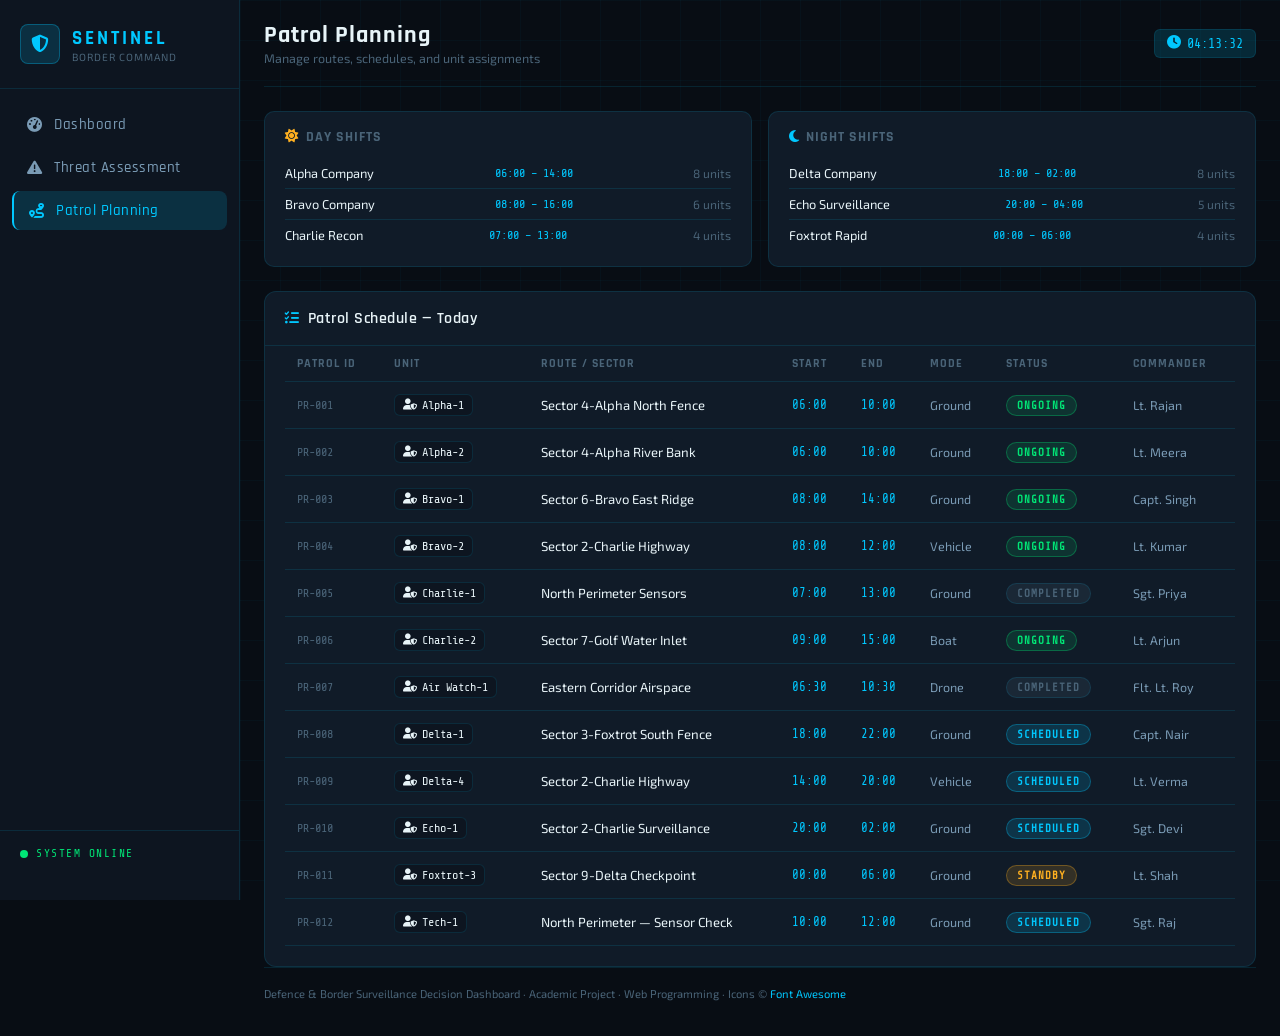
<file: patrol.html>
<!DOCTYPE html>
<html lang="en">
<head>
  <meta charset="UTF-8"/>
  <meta name="viewport" content="width=device-width, initial-scale=1.0"/>
  <title>Patrol Planning · SENTINEL</title>
  <link rel="stylesheet" href="../style.css"/>
  <link rel="preconnect" href="https://fonts.googleapis.com">
  <link href="https://fonts.googleapis.com/css2?family=Rajdhani:wght@400;500;600;700&family=Share+Tech+Mono&family=Exo+2:wght@300;400;500;600&display=swap" rel="stylesheet">
  <link rel="stylesheet" href="https://cdnjs.cloudflare.com/ajax/libs/font-awesome/6.5.0/css/all.min.css"/>
  <style>
    .patrol-grid{display:grid;grid-template-columns:1fr 1fr;gap:1rem;margin-bottom:1.5rem;}
    @media(max-width:768px){.patrol-grid{grid-template-columns:1fr;}}
    .patrol-table-wrap{overflow-x:auto;padding:0 1.25rem 1.25rem;}
    table{width:100%;border-collapse:collapse;font-size:.82rem;}
    thead th{font-family:var(--font-head);font-size:.72rem;letter-spacing:1px;text-transform:uppercase;color:var(--text-muted);padding:10px 12px;text-align:left;border-bottom:1px solid var(--border);}
    tbody tr{border-bottom:1px solid var(--border);transition:background .15s;}
    tbody tr:hover{background:rgba(255,255,255,.025);}
    tbody td{padding:12px;color:var(--text-primary);vertical-align:middle;}
    .td-id{font-family:var(--font-mono);color:var(--text-muted);font-size:.75rem;}
    .td-time{font-family:var(--font-mono);font-size:.78rem;color:var(--accent);}
    .patrol-status{display:inline-block;padding:3px 10px;border-radius:20px;font-size:.68rem;font-family:var(--font-mono);font-weight:700;letter-spacing:1px;}
    .patrol-status.ongoing{background:var(--green-dim);color:var(--green);border:1px solid rgba(0,230,118,.3);}
    .patrol-status.scheduled{background:var(--accent-dim);color:var(--accent);border:1px solid rgba(0,200,255,.3);}
    .patrol-status.completed{background:rgba(122,155,181,.1);color:var(--text-muted);border:1px solid var(--border);}
    .patrol-status.standby{background:var(--amber-dim);color:var(--amber);border:1px solid rgba(255,176,32,.3);}
    .unit-badge{display:inline-flex;align-items:center;gap:5px;padding:3px 8px;border-radius:6px;background:var(--bg-secondary);font-size:.75rem;font-family:var(--font-mono);border:1px solid var(--border);}
    .shift-card{background:var(--bg-card);border:1px solid var(--border);border-radius:10px;padding:1rem 1.25rem;}
    .shift-card h3{font-family:var(--font-head);font-size:.85rem;letter-spacing:1px;text-transform:uppercase;color:var(--text-muted);margin-bottom:.75rem;}
    .shift-row{display:flex;justify-content:space-between;align-items:center;padding:7px 0;border-bottom:1px solid var(--border);font-size:.8rem;}
    .shift-row:last-child{border-bottom:none;}
    .shift-name{color:var(--text-primary);}
    .shift-time{font-family:var(--font-mono);color:var(--accent);font-size:.75rem;}
    .shift-count{color:var(--text-muted);font-size:.75rem;}
  </style>
</head>
<body>
  <nav class="sidebar" id="sidebar">
    <div class="sidebar-brand">
      <div class="brand-icon"><i class="fas fa-shield-halved"></i></div>
      <div class="brand-text"><span class="brand-title">SENTINEL</span><span class="brand-sub">Border Command</span></div>
    </div>
    <ul class="nav-links">
      <li><a href="../index.html" class="nav-item"><i class="fas fa-gauge-high"></i><span>Dashboard</span></a></li>
      <li><a href="threat.html" class="nav-item"><i class="fas fa-triangle-exclamation"></i><span>Threat Assessment</span></a></li>
      <li><a href="patrol.html" class="nav-item active"><i class="fas fa-route"></i><span>Patrol Planning</span></a></li>
    </ul>
    <div class="sidebar-status"><div class="status-dot pulse"></div><span>SYSTEM ONLINE</span></div>
  </nav>
  <main class="main-content">
    <header class="topbar">
      <div class="topbar-left">
        <button class="menu-btn" onclick="toggleSidebar()"><i class="fas fa-bars"></i></button>
        <div class="page-title"><h1>Patrol Planning</h1><p>Manage routes, schedules, and unit assignments</p></div>
      </div>
      <div class="topbar-right">
        <div class="clock-box"><i class="fas fa-clock"></i><span id="live-clock"></span></div>
      </div>
    </header>
 
    <div class="patrol-grid">
      <div class="shift-card">
        <h3><i class="fas fa-sun" style="color:var(--amber);margin-right:6px"></i>Day Shifts</h3>
        <div class="shift-row"><span class="shift-name">Alpha Company</span><span class="shift-time">06:00 – 14:00</span><span class="shift-count">8 units</span></div>
        <div class="shift-row"><span class="shift-name">Bravo Company</span><span class="shift-time">08:00 – 16:00</span><span class="shift-count">6 units</span></div>
        <div class="shift-row"><span class="shift-name">Charlie Recon</span><span class="shift-time">07:00 – 13:00</span><span class="shift-count">4 units</span></div>
      </div>
      <div class="shift-card">
        <h3><i class="fas fa-moon" style="color:var(--accent);margin-right:6px"></i>Night Shifts</h3>
        <div class="shift-row"><span class="shift-name">Delta Company</span><span class="shift-time">18:00 – 02:00</span><span class="shift-count">8 units</span></div>
        <div class="shift-row"><span class="shift-name">Echo Surveillance</span><span class="shift-time">20:00 – 04:00</span><span class="shift-count">5 units</span></div>
        <div class="shift-row"><span class="shift-name">Foxtrot Rapid</span><span class="shift-time">00:00 – 06:00</span><span class="shift-count">4 units</span></div>
      </div>
    </div>
 
    <div class="card">
      <div class="card-header">
        <h2><i class="fas fa-list-check"></i> Patrol Schedule — Today</h2>
      </div>
      <div class="patrol-table-wrap">
        <table>
          <thead><tr><th>Patrol ID</th><th>Unit</th><th>Route / Sector</th><th>Start</th><th>End</th><th>Mode</th><th>Status</th><th>Commander</th></tr></thead>
          <tbody id="patrol-body"></tbody>
        </table>
      </div>
    </div>
    <footer class="footer"><p>Defence & Border Surveillance Decision Dashboard &middot; Academic Project &middot; Web Programming &middot; Icons &copy; <a href="https://fontawesome.com" target="_blank">Font Awesome</a></p></footer>
  </main>
  <script>
    function toggleSidebar(){document.getElementById('sidebar').classList.toggle('open');}
    function updateClock(){const el=document.getElementById('live-clock');if(el)el.textContent=new Date().toLocaleTimeString('en-IN',{hour12:false});}
    updateClock();setInterval(updateClock,1000);
    const patrols=[
      {id:'PR-001',unit:'Alpha-1',route:'Sector 4-Alpha North Fence',start:'06:00',end:'10:00',mode:'Ground',status:'ongoing',cmd:'Lt. Rajan'},
      {id:'PR-002',unit:'Alpha-2',route:'Sector 4-Alpha River Bank',start:'06:00',end:'10:00',mode:'Ground',status:'ongoing',cmd:'Lt. Meera'},
      {id:'PR-003',unit:'Bravo-1',route:'Sector 6-Bravo East Ridge',start:'08:00',end:'14:00',mode:'Ground',status:'ongoing',cmd:'Capt. Singh'},
      {id:'PR-004',unit:'Bravo-2',route:'Sector 2-Charlie Highway',start:'08:00',end:'12:00',mode:'Vehicle',status:'ongoing',cmd:'Lt. Kumar'},
      {id:'PR-005',unit:'Charlie-1',route:'North Perimeter Sensors',start:'07:00',end:'13:00',mode:'Ground',status:'completed',cmd:'Sgt. Priya'},
      {id:'PR-006',unit:'Charlie-2',route:'Sector 7-Golf Water Inlet',start:'09:00',end:'15:00',mode:'Boat',status:'ongoing',cmd:'Lt. Arjun'},
      {id:'PR-007',unit:'Air Watch-1',route:'Eastern Corridor Airspace',start:'06:30',end:'10:30',mode:'Drone',status:'completed',cmd:'Flt. Lt. Roy'},
      {id:'PR-008',unit:'Delta-1',route:'Sector 3-Foxtrot South Fence',start:'18:00',end:'22:00',mode:'Ground',status:'scheduled',cmd:'Capt. Nair'},
      {id:'PR-009',unit:'Delta-4',route:'Sector 2-Charlie Highway',start:'14:00',end:'20:00',mode:'Vehicle',status:'scheduled',cmd:'Lt. Verma'},
      {id:'PR-010',unit:'Echo-1',route:'Sector 2-Charlie Surveillance',start:'20:00',end:'02:00',mode:'Ground',status:'scheduled',cmd:'Sgt. Devi'},
      {id:'PR-011',unit:'Foxtrot-3',route:'Sector 9-Delta Checkpoint',start:'00:00',end:'06:00',mode:'Ground',status:'standby',cmd:'Lt. Shah'},
      {id:'PR-012',unit:'Tech-1',route:'North Perimeter — Sensor Check',start:'10:00',end:'12:00',mode:'Ground',status:'scheduled',cmd:'Sgt. Raj'},
    ];
    document.getElementById('patrol-body').innerHTML=patrols.map(p=>`
      <tr>
        <td class="td-id">${p.id}</td>
        <td><span class="unit-badge"><i class="fas fa-user-shield" style="font-size:.7rem"></i>${p.unit}</span></td>
        <td>${p.route}</td>
        <td class="td-time">${p.start}</td>
        <td class="td-time">${p.end}</td>
        <td style="font-size:.78rem;color:var(--text-secondary)">${p.mode}</td>
        <td><span class="patrol-status ${p.status}">${p.status.toUpperCase()}</span></td>
        <td style="font-size:.78rem;color:var(--text-secondary)">${p.cmd}</td>
      </tr>`).join('');
  </script>
</body>
</html>
</file>
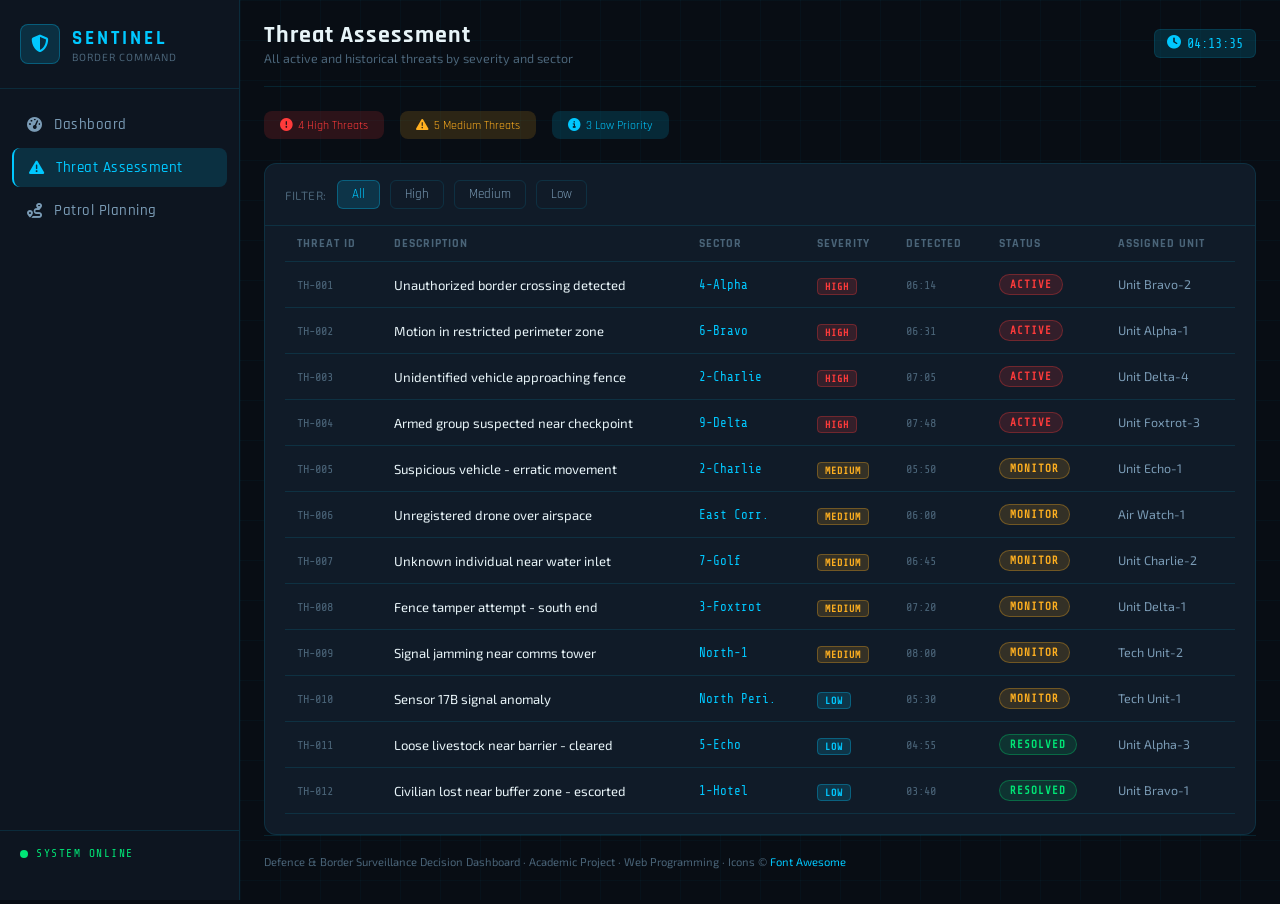
<file: threat.html>
<!DOCTYPE html>
<html lang="en">
<head>
  <meta charset="UTF-8"/>
  <meta name="viewport" content="width=device-width, initial-scale=1.0"/>
  <title>Threat Assessment · SENTINEL</title>
  <link rel="stylesheet" href="../style.css"/>
  <link rel="preconnect" href="https://fonts.googleapis.com">
  <link href="https://fonts.googleapis.com/css2?family=Rajdhani:wght@400;500;600;700&family=Share+Tech+Mono&family=Exo+2:wght@300;400;500;600&display=swap" rel="stylesheet">
  <link rel="stylesheet" href="https://cdnjs.cloudflare.com/ajax/libs/font-awesome/6.5.0/css/all.min.css"/>
  <style>
    .filter-bar{display:flex;gap:10px;align-items:center;padding:1rem 1.25rem;border-bottom:1px solid var(--border);flex-wrap:wrap;}
    .filter-label{font-size:.75rem;color:var(--text-muted);letter-spacing:.5px;}
    .filter-btn{padding:5px 14px;border-radius:6px;border:1px solid var(--border);background:transparent;color:var(--text-secondary);font-family:var(--font-head);font-size:.82rem;cursor:pointer;transition:all .2s;}
    .filter-btn:hover,.filter-btn.active{background:var(--accent-dim);color:var(--accent);border-color:var(--border-bright);}
    .filter-btn.f-high.active{background:var(--red-dim);color:var(--red);border-color:rgba(255,59,59,.4);}
    .filter-btn.f-medium.active{background:var(--amber-dim);color:var(--amber);border-color:rgba(255,176,32,.4);}
    .threat-table-wrap{overflow-x:auto;padding:0 1.25rem 1.25rem;}
    table{width:100%;border-collapse:collapse;font-size:.82rem;}
    thead th{font-family:var(--font-head);font-size:.72rem;letter-spacing:1px;text-transform:uppercase;color:var(--text-muted);padding:10px 12px;text-align:left;border-bottom:1px solid var(--border);}
    tbody tr{border-bottom:1px solid var(--border);transition:background .15s;}
    tbody tr:hover{background:rgba(255,255,255,.025);}
    tbody td{padding:12px;color:var(--text-primary);vertical-align:middle;}
    .td-id{font-family:var(--font-mono);color:var(--text-muted);font-size:.75rem;}
    .td-sector{font-family:var(--font-mono);font-size:.78rem;color:var(--accent);}
    .status-pill{display:inline-block;padding:3px 10px;border-radius:20px;font-size:.68rem;font-family:var(--font-mono);font-weight:700;letter-spacing:1px;}
    .status-pill.active{background:var(--red-dim);color:var(--red);border:1px solid rgba(255,59,59,.3);}
    .status-pill.monitor{background:var(--amber-dim);color:var(--amber);border:1px solid rgba(255,176,32,.3);}
    .status-pill.resolved{background:var(--green-dim);color:var(--green);border:1px solid rgba(0,230,118,.3);}
    .summary-row{display:flex;gap:1rem;margin-bottom:1.5rem;flex-wrap:wrap;}
    .summary-chip{padding:6px 16px;border-radius:8px;font-size:.78rem;font-family:var(--font-head);display:flex;align-items:center;gap:6px;}
    .summary-chip.high{background:var(--red-dim);color:var(--red);}
    .summary-chip.medium{background:var(--amber-dim);color:var(--amber);}
    .summary-chip.low{background:var(--accent-dim);color:var(--accent);}
  </style>
</head>
<body>
  <nav class="sidebar" id="sidebar">
    <div class="sidebar-brand">
      <div class="brand-icon"><i class="fas fa-shield-halved"></i></div>
      <div class="brand-text"><span class="brand-title">SENTINEL</span><span class="brand-sub">Border Command</span></div>
    </div>
    <ul class="nav-links">
      <li><a href="../index.html" class="nav-item"><i class="fas fa-gauge-high"></i><span>Dashboard</span></a></li>
      <li><a href="threat.html" class="nav-item active"><i class="fas fa-triangle-exclamation"></i><span>Threat Assessment</span></a></li>
      <li><a href="patrol.html" class="nav-item"><i class="fas fa-route"></i><span>Patrol Planning</span></a></li>
    </ul>
    <div class="sidebar-status"><div class="status-dot pulse"></div><span>SYSTEM ONLINE</span></div>
  </nav>
  <main class="main-content">
    <header class="topbar">
      <div class="topbar-left">
        <button class="menu-btn" onclick="toggleSidebar()"><i class="fas fa-bars"></i></button>
        <div class="page-title"><h1>Threat Assessment</h1><p>All active and historical threats by severity and sector</p></div>
      </div>
      <div class="topbar-right">
        <div class="clock-box"><i class="fas fa-clock"></i><span id="live-clock"></span></div>
      </div>
    </header>
    <div class="summary-row">
      <div class="summary-chip high"><i class="fas fa-circle-exclamation"></i> 4 High Threats</div>
      <div class="summary-chip medium"><i class="fas fa-triangle-exclamation"></i> 5 Medium Threats</div>
      <div class="summary-chip low"><i class="fas fa-circle-info"></i> 3 Low Priority</div>
    </div>
    <div class="card">
      <div class="filter-bar">
        <span class="filter-label">FILTER:</span>
        <button class="filter-btn active" onclick="filterThreats('all',this)">All</button>
        <button class="filter-btn f-high" onclick="filterThreats('high',this)">High</button>
        <button class="filter-btn f-medium" onclick="filterThreats('medium',this)">Medium</button>
        <button class="filter-btn f-low" onclick="filterThreats('low',this)">Low</button>
      </div>
      <div class="threat-table-wrap">
        <table id="threat-table">
          <thead><tr><th>Threat ID</th><th>Description</th><th>Sector</th><th>Severity</th><th>Detected</th><th>Status</th><th>Assigned Unit</th></tr></thead>
          <tbody id="threat-body"></tbody>
        </table>
      </div>
    </div>
    <footer class="footer"><p>Defence & Border Surveillance Decision Dashboard &middot; Academic Project &middot; Web Programming &middot; Icons &copy; <a href="https://fontawesome.com" target="_blank">Font Awesome</a></p></footer>
  </main>
  <script>
    function toggleSidebar(){document.getElementById('sidebar').classList.toggle('open');}
    function updateClock(){const el=document.getElementById('live-clock');if(el)el.textContent=new Date().toLocaleTimeString('en-IN',{hour12:false});}
    updateClock();setInterval(updateClock,1000);
    const threats=[
      {id:'TH-001',desc:'Unauthorized border crossing detected',sector:'4-Alpha',severity:'high',time:'06:14',status:'active',unit:'Unit Bravo-2'},
      {id:'TH-002',desc:'Motion in restricted perimeter zone',sector:'6-Bravo',severity:'high',time:'06:31',status:'active',unit:'Unit Alpha-1'},
      {id:'TH-003',desc:'Unidentified vehicle approaching fence',sector:'2-Charlie',severity:'high',time:'07:05',status:'active',unit:'Unit Delta-4'},
      {id:'TH-004',desc:'Armed group suspected near checkpoint',sector:'9-Delta',severity:'high',time:'07:48',status:'active',unit:'Unit Foxtrot-3'},
      {id:'TH-005',desc:'Suspicious vehicle - erratic movement',sector:'2-Charlie',severity:'medium',time:'05:50',status:'monitor',unit:'Unit Echo-1'},
      {id:'TH-006',desc:'Unregistered drone over airspace',sector:'East Corr.',severity:'medium',time:'06:00',status:'monitor',unit:'Air Watch-1'},
      {id:'TH-007',desc:'Unknown individual near water inlet',sector:'7-Golf',severity:'medium',time:'06:45',status:'monitor',unit:'Unit Charlie-2'},
      {id:'TH-008',desc:'Fence tamper attempt - south end',sector:'3-Foxtrot',severity:'medium',time:'07:20',status:'monitor',unit:'Unit Delta-1'},
      {id:'TH-009',desc:'Signal jamming near comms tower',sector:'North-1',severity:'medium',time:'08:00',status:'monitor',unit:'Tech Unit-2'},
      {id:'TH-010',desc:'Sensor 17B signal anomaly',sector:'North Peri.',severity:'low',time:'05:30',status:'monitor',unit:'Tech Unit-1'},
      {id:'TH-011',desc:'Loose livestock near barrier - cleared',sector:'5-Echo',severity:'low',time:'04:55',status:'resolved',unit:'Unit Alpha-3'},
      {id:'TH-012',desc:'Civilian lost near buffer zone - escorted',sector:'1-Hotel',severity:'low',time:'03:40',status:'resolved',unit:'Unit Bravo-1'},
    ];
    function renderTable(data){
      document.getElementById('threat-body').innerHTML=data.map(t=>`
        <tr data-severity="${t.severity}">
          <td class="td-id">${t.id}</td><td>${t.desc}</td>
          <td class="td-sector">${t.sector}</td>
          <td><span class="severity-tag ${t.severity}">${t.severity.toUpperCase()}</span></td>
          <td style="font-family:var(--font-mono);font-size:.75rem;color:var(--text-muted)">${t.time}</td>
          <td><span class="status-pill ${t.status}">${t.status.toUpperCase()}</span></td>
          <td style="font-size:.78rem;color:var(--text-secondary)">${t.unit}</td>
        </tr>`).join('');
    }
    function filterThreats(level,btn){
      document.querySelectorAll('.filter-btn').forEach(b=>b.classList.remove('active'));
      btn.classList.add('active');
      renderTable(level==='all'?threats:threats.filter(t=>t.severity===level));
    }
    renderTable(threats);
  </script>
</body>
</html>
</file>
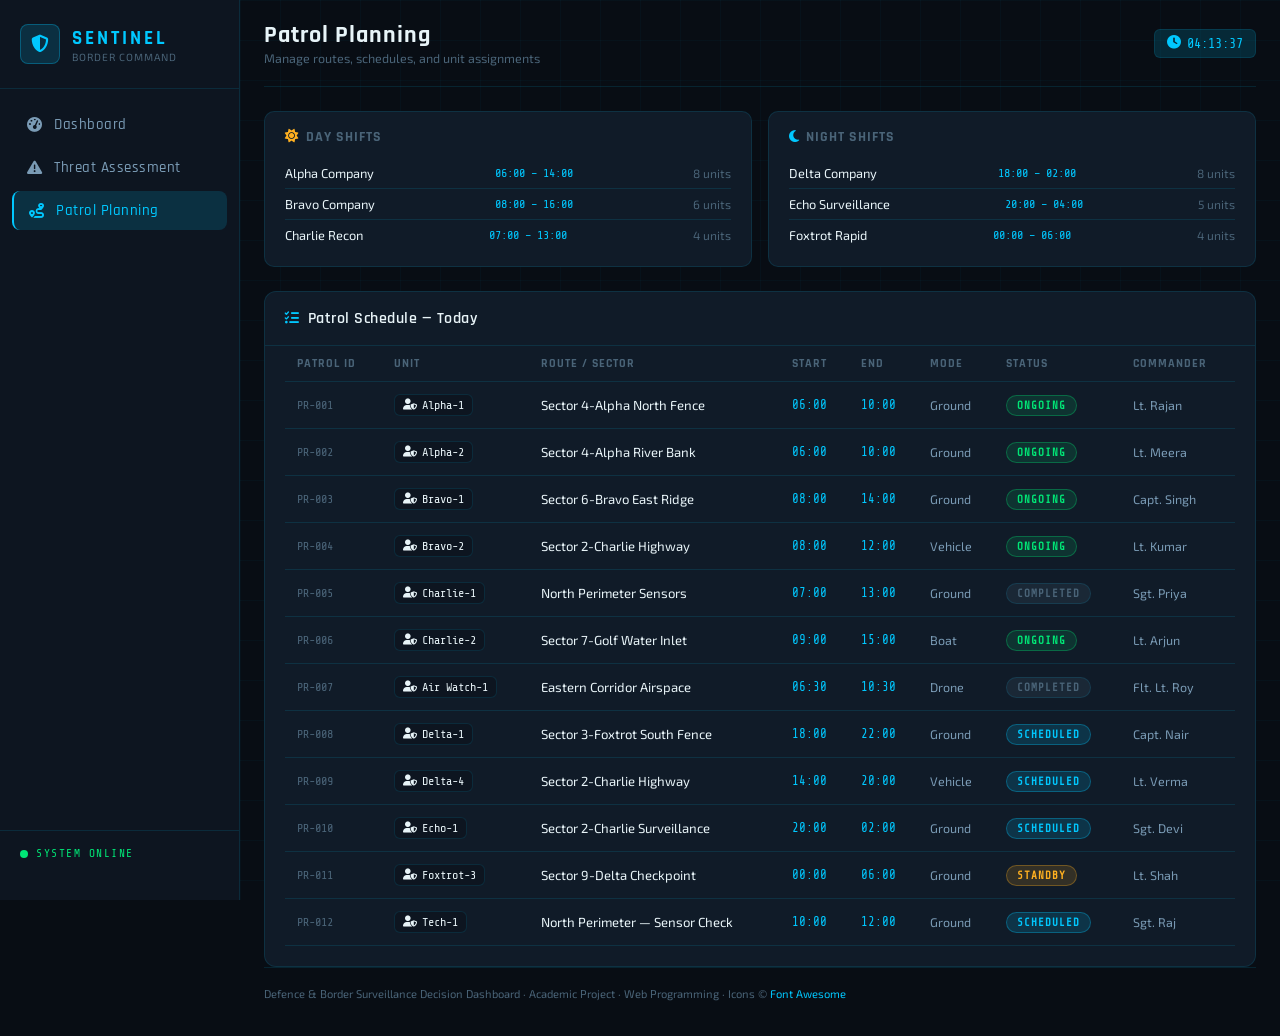
<file: pages/patrol.html>
<!DOCTYPE html>
<html lang="en">
<head>
  <meta charset="UTF-8"/>
  <meta name="viewport" content="width=device-width, initial-scale=1.0"/>
  <title>Patrol Planning · SENTINEL</title>
  <link rel="stylesheet" href="../style.css"/>
  <link rel="preconnect" href="https://fonts.googleapis.com">
  <link href="https://fonts.googleapis.com/css2?family=Rajdhani:wght@400;500;600;700&family=Share+Tech+Mono&family=Exo+2:wght@300;400;500;600&display=swap" rel="stylesheet">
  <link rel="stylesheet" href="https://cdnjs.cloudflare.com/ajax/libs/font-awesome/6.5.0/css/all.min.css"/>
  <style>
    .patrol-grid{display:grid;grid-template-columns:1fr 1fr;gap:1rem;margin-bottom:1.5rem;}
    @media(max-width:768px){.patrol-grid{grid-template-columns:1fr;}}
    .patrol-table-wrap{overflow-x:auto;padding:0 1.25rem 1.25rem;}
    table{width:100%;border-collapse:collapse;font-size:.82rem;}
    thead th{font-family:var(--font-head);font-size:.72rem;letter-spacing:1px;text-transform:uppercase;color:var(--text-muted);padding:10px 12px;text-align:left;border-bottom:1px solid var(--border);}
    tbody tr{border-bottom:1px solid var(--border);transition:background .15s;}
    tbody tr:hover{background:rgba(255,255,255,.025);}
    tbody td{padding:12px;color:var(--text-primary);vertical-align:middle;}
    .td-id{font-family:var(--font-mono);color:var(--text-muted);font-size:.75rem;}
    .td-time{font-family:var(--font-mono);font-size:.78rem;color:var(--accent);}
    .patrol-status{display:inline-block;padding:3px 10px;border-radius:20px;font-size:.68rem;font-family:var(--font-mono);font-weight:700;letter-spacing:1px;}
    .patrol-status.ongoing{background:var(--green-dim);color:var(--green);border:1px solid rgba(0,230,118,.3);}
    .patrol-status.scheduled{background:var(--accent-dim);color:var(--accent);border:1px solid rgba(0,200,255,.3);}
    .patrol-status.completed{background:rgba(122,155,181,.1);color:var(--text-muted);border:1px solid var(--border);}
    .patrol-status.standby{background:var(--amber-dim);color:var(--amber);border:1px solid rgba(255,176,32,.3);}
    .unit-badge{display:inline-flex;align-items:center;gap:5px;padding:3px 8px;border-radius:6px;background:var(--bg-secondary);font-size:.75rem;font-family:var(--font-mono);border:1px solid var(--border);}
    .shift-card{background:var(--bg-card);border:1px solid var(--border);border-radius:10px;padding:1rem 1.25rem;}
    .shift-card h3{font-family:var(--font-head);font-size:.85rem;letter-spacing:1px;text-transform:uppercase;color:var(--text-muted);margin-bottom:.75rem;}
    .shift-row{display:flex;justify-content:space-between;align-items:center;padding:7px 0;border-bottom:1px solid var(--border);font-size:.8rem;}
    .shift-row:last-child{border-bottom:none;}
    .shift-name{color:var(--text-primary);}
    .shift-time{font-family:var(--font-mono);color:var(--accent);font-size:.75rem;}
    .shift-count{color:var(--text-muted);font-size:.75rem;}
  </style>
</head>
<body>
  <nav class="sidebar" id="sidebar">
    <div class="sidebar-brand">
      <div class="brand-icon"><i class="fas fa-shield-halved"></i></div>
      <div class="brand-text"><span class="brand-title">SENTINEL</span><span class="brand-sub">Border Command</span></div>
    </div>
    <ul class="nav-links">
      <li><a href="../index.html" class="nav-item"><i class="fas fa-gauge-high"></i><span>Dashboard</span></a></li>
      <li><a href="threat.html" class="nav-item"><i class="fas fa-triangle-exclamation"></i><span>Threat Assessment</span></a></li>
      <li><a href="patrol.html" class="nav-item active"><i class="fas fa-route"></i><span>Patrol Planning</span></a></li>
    </ul>
    <div class="sidebar-status"><div class="status-dot pulse"></div><span>SYSTEM ONLINE</span></div>
  </nav>
  <main class="main-content">
    <header class="topbar">
      <div class="topbar-left">
        <button class="menu-btn" onclick="toggleSidebar()"><i class="fas fa-bars"></i></button>
        <div class="page-title"><h1>Patrol Planning</h1><p>Manage routes, schedules, and unit assignments</p></div>
      </div>
      <div class="topbar-right">
        <div class="clock-box"><i class="fas fa-clock"></i><span id="live-clock"></span></div>
      </div>
    </header>
 
    <div class="patrol-grid">
      <div class="shift-card">
        <h3><i class="fas fa-sun" style="color:var(--amber);margin-right:6px"></i>Day Shifts</h3>
        <div class="shift-row"><span class="shift-name">Alpha Company</span><span class="shift-time">06:00 – 14:00</span><span class="shift-count">8 units</span></div>
        <div class="shift-row"><span class="shift-name">Bravo Company</span><span class="shift-time">08:00 – 16:00</span><span class="shift-count">6 units</span></div>
        <div class="shift-row"><span class="shift-name">Charlie Recon</span><span class="shift-time">07:00 – 13:00</span><span class="shift-count">4 units</span></div>
      </div>
      <div class="shift-card">
        <h3><i class="fas fa-moon" style="color:var(--accent);margin-right:6px"></i>Night Shifts</h3>
        <div class="shift-row"><span class="shift-name">Delta Company</span><span class="shift-time">18:00 – 02:00</span><span class="shift-count">8 units</span></div>
        <div class="shift-row"><span class="shift-name">Echo Surveillance</span><span class="shift-time">20:00 – 04:00</span><span class="shift-count">5 units</span></div>
        <div class="shift-row"><span class="shift-name">Foxtrot Rapid</span><span class="shift-time">00:00 – 06:00</span><span class="shift-count">4 units</span></div>
      </div>
    </div>
 
    <div class="card">
      <div class="card-header">
        <h2><i class="fas fa-list-check"></i> Patrol Schedule — Today</h2>
      </div>
      <div class="patrol-table-wrap">
        <table>
          <thead><tr><th>Patrol ID</th><th>Unit</th><th>Route / Sector</th><th>Start</th><th>End</th><th>Mode</th><th>Status</th><th>Commander</th></tr></thead>
          <tbody id="patrol-body"></tbody>
        </table>
      </div>
    </div>
    <footer class="footer"><p>Defence & Border Surveillance Decision Dashboard &middot; Academic Project &middot; Web Programming &middot; Icons &copy; <a href="https://fontawesome.com" target="_blank">Font Awesome</a></p></footer>
  </main>
  <script>
    function toggleSidebar(){document.getElementById('sidebar').classList.toggle('open');}
    function updateClock(){const el=document.getElementById('live-clock');if(el)el.textContent=new Date().toLocaleTimeString('en-IN',{hour12:false});}
    updateClock();setInterval(updateClock,1000);
    const patrols=[
      {id:'PR-001',unit:'Alpha-1',route:'Sector 4-Alpha North Fence',start:'06:00',end:'10:00',mode:'Ground',status:'ongoing',cmd:'Lt. Rajan'},
      {id:'PR-002',unit:'Alpha-2',route:'Sector 4-Alpha River Bank',start:'06:00',end:'10:00',mode:'Ground',status:'ongoing',cmd:'Lt. Meera'},
      {id:'PR-003',unit:'Bravo-1',route:'Sector 6-Bravo East Ridge',start:'08:00',end:'14:00',mode:'Ground',status:'ongoing',cmd:'Capt. Singh'},
      {id:'PR-004',unit:'Bravo-2',route:'Sector 2-Charlie Highway',start:'08:00',end:'12:00',mode:'Vehicle',status:'ongoing',cmd:'Lt. Kumar'},
      {id:'PR-005',unit:'Charlie-1',route:'North Perimeter Sensors',start:'07:00',end:'13:00',mode:'Ground',status:'completed',cmd:'Sgt. Priya'},
      {id:'PR-006',unit:'Charlie-2',route:'Sector 7-Golf Water Inlet',start:'09:00',end:'15:00',mode:'Boat',status:'ongoing',cmd:'Lt. Arjun'},
      {id:'PR-007',unit:'Air Watch-1',route:'Eastern Corridor Airspace',start:'06:30',end:'10:30',mode:'Drone',status:'completed',cmd:'Flt. Lt. Roy'},
      {id:'PR-008',unit:'Delta-1',route:'Sector 3-Foxtrot South Fence',start:'18:00',end:'22:00',mode:'Ground',status:'scheduled',cmd:'Capt. Nair'},
      {id:'PR-009',unit:'Delta-4',route:'Sector 2-Charlie Highway',start:'14:00',end:'20:00',mode:'Vehicle',status:'scheduled',cmd:'Lt. Verma'},
      {id:'PR-010',unit:'Echo-1',route:'Sector 2-Charlie Surveillance',start:'20:00',end:'02:00',mode:'Ground',status:'scheduled',cmd:'Sgt. Devi'},
      {id:'PR-011',unit:'Foxtrot-3',route:'Sector 9-Delta Checkpoint',start:'00:00',end:'06:00',mode:'Ground',status:'standby',cmd:'Lt. Shah'},
      {id:'PR-012',unit:'Tech-1',route:'North Perimeter — Sensor Check',start:'10:00',end:'12:00',mode:'Ground',status:'scheduled',cmd:'Sgt. Raj'},
    ];
    document.getElementById('patrol-body').innerHTML=patrols.map(p=>`
      <tr>
        <td class="td-id">${p.id}</td>
        <td><span class="unit-badge"><i class="fas fa-user-shield" style="font-size:.7rem"></i>${p.unit}</span></td>
        <td>${p.route}</td>
        <td class="td-time">${p.start}</td>
        <td class="td-time">${p.end}</td>
        <td style="font-size:.78rem;color:var(--text-secondary)">${p.mode}</td>
        <td><span class="patrol-status ${p.status}">${p.status.toUpperCase()}</span></td>
        <td style="font-size:.78rem;color:var(--text-secondary)">${p.cmd}</td>
      </tr>`).join('');
  </script>
</body>
</html>
</file>
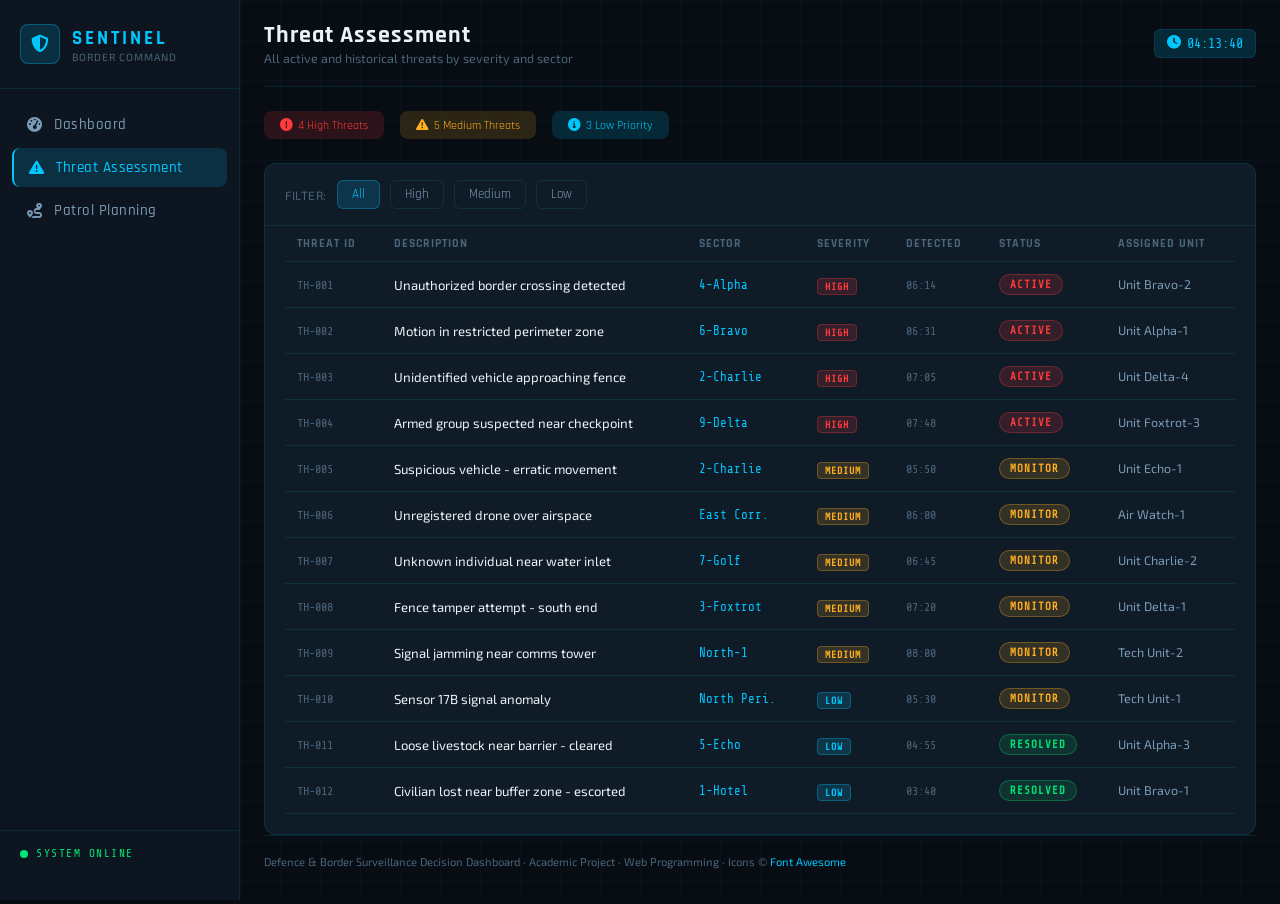
<file: pages/threat.html>
<!DOCTYPE html>
<html lang="en">
<head>
  <meta charset="UTF-8"/>
  <meta name="viewport" content="width=device-width, initial-scale=1.0"/>
  <title>Threat Assessment · SENTINEL</title>
  <link rel="stylesheet" href="../style.css"/>
  <link rel="preconnect" href="https://fonts.googleapis.com">
  <link href="https://fonts.googleapis.com/css2?family=Rajdhani:wght@400;500;600;700&family=Share+Tech+Mono&family=Exo+2:wght@300;400;500;600&display=swap" rel="stylesheet">
  <link rel="stylesheet" href="https://cdnjs.cloudflare.com/ajax/libs/font-awesome/6.5.0/css/all.min.css"/>
  <style>
    .filter-bar{display:flex;gap:10px;align-items:center;padding:1rem 1.25rem;border-bottom:1px solid var(--border);flex-wrap:wrap;}
    .filter-label{font-size:.75rem;color:var(--text-muted);letter-spacing:.5px;}
    .filter-btn{padding:5px 14px;border-radius:6px;border:1px solid var(--border);background:transparent;color:var(--text-secondary);font-family:var(--font-head);font-size:.82rem;cursor:pointer;transition:all .2s;}
    .filter-btn:hover,.filter-btn.active{background:var(--accent-dim);color:var(--accent);border-color:var(--border-bright);}
    .filter-btn.f-high.active{background:var(--red-dim);color:var(--red);border-color:rgba(255,59,59,.4);}
    .filter-btn.f-medium.active{background:var(--amber-dim);color:var(--amber);border-color:rgba(255,176,32,.4);}
    .threat-table-wrap{overflow-x:auto;padding:0 1.25rem 1.25rem;}
    table{width:100%;border-collapse:collapse;font-size:.82rem;}
    thead th{font-family:var(--font-head);font-size:.72rem;letter-spacing:1px;text-transform:uppercase;color:var(--text-muted);padding:10px 12px;text-align:left;border-bottom:1px solid var(--border);}
    tbody tr{border-bottom:1px solid var(--border);transition:background .15s;}
    tbody tr:hover{background:rgba(255,255,255,.025);}
    tbody td{padding:12px;color:var(--text-primary);vertical-align:middle;}
    .td-id{font-family:var(--font-mono);color:var(--text-muted);font-size:.75rem;}
    .td-sector{font-family:var(--font-mono);font-size:.78rem;color:var(--accent);}
    .status-pill{display:inline-block;padding:3px 10px;border-radius:20px;font-size:.68rem;font-family:var(--font-mono);font-weight:700;letter-spacing:1px;}
    .status-pill.active{background:var(--red-dim);color:var(--red);border:1px solid rgba(255,59,59,.3);}
    .status-pill.monitor{background:var(--amber-dim);color:var(--amber);border:1px solid rgba(255,176,32,.3);}
    .status-pill.resolved{background:var(--green-dim);color:var(--green);border:1px solid rgba(0,230,118,.3);}
    .summary-row{display:flex;gap:1rem;margin-bottom:1.5rem;flex-wrap:wrap;}
    .summary-chip{padding:6px 16px;border-radius:8px;font-size:.78rem;font-family:var(--font-head);display:flex;align-items:center;gap:6px;}
    .summary-chip.high{background:var(--red-dim);color:var(--red);}
    .summary-chip.medium{background:var(--amber-dim);color:var(--amber);}
    .summary-chip.low{background:var(--accent-dim);color:var(--accent);}
  </style>
</head>
<body>
  <nav class="sidebar" id="sidebar">
    <div class="sidebar-brand">
      <div class="brand-icon"><i class="fas fa-shield-halved"></i></div>
      <div class="brand-text"><span class="brand-title">SENTINEL</span><span class="brand-sub">Border Command</span></div>
    </div>
    <ul class="nav-links">
      <li><a href="../index.html" class="nav-item"><i class="fas fa-gauge-high"></i><span>Dashboard</span></a></li>
      <li><a href="threat.html" class="nav-item active"><i class="fas fa-triangle-exclamation"></i><span>Threat Assessment</span></a></li>
      <li><a href="patrol.html" class="nav-item"><i class="fas fa-route"></i><span>Patrol Planning</span></a></li>
    </ul>
    <div class="sidebar-status"><div class="status-dot pulse"></div><span>SYSTEM ONLINE</span></div>
  </nav>
  <main class="main-content">
    <header class="topbar">
      <div class="topbar-left">
        <button class="menu-btn" onclick="toggleSidebar()"><i class="fas fa-bars"></i></button>
        <div class="page-title"><h1>Threat Assessment</h1><p>All active and historical threats by severity and sector</p></div>
      </div>
      <div class="topbar-right">
        <div class="clock-box"><i class="fas fa-clock"></i><span id="live-clock"></span></div>
      </div>
    </header>
    <div class="summary-row">
      <div class="summary-chip high"><i class="fas fa-circle-exclamation"></i> 4 High Threats</div>
      <div class="summary-chip medium"><i class="fas fa-triangle-exclamation"></i> 5 Medium Threats</div>
      <div class="summary-chip low"><i class="fas fa-circle-info"></i> 3 Low Priority</div>
    </div>
    <div class="card">
      <div class="filter-bar">
        <span class="filter-label">FILTER:</span>
        <button class="filter-btn active" onclick="filterThreats('all',this)">All</button>
        <button class="filter-btn f-high" onclick="filterThreats('high',this)">High</button>
        <button class="filter-btn f-medium" onclick="filterThreats('medium',this)">Medium</button>
        <button class="filter-btn f-low" onclick="filterThreats('low',this)">Low</button>
      </div>
      <div class="threat-table-wrap">
        <table id="threat-table">
          <thead><tr><th>Threat ID</th><th>Description</th><th>Sector</th><th>Severity</th><th>Detected</th><th>Status</th><th>Assigned Unit</th></tr></thead>
          <tbody id="threat-body"></tbody>
        </table>
      </div>
    </div>
    <footer class="footer"><p>Defence & Border Surveillance Decision Dashboard &middot; Academic Project &middot; Web Programming &middot; Icons &copy; <a href="https://fontawesome.com" target="_blank">Font Awesome</a></p></footer>
  </main>
  <script>
    function toggleSidebar(){document.getElementById('sidebar').classList.toggle('open');}
    function updateClock(){const el=document.getElementById('live-clock');if(el)el.textContent=new Date().toLocaleTimeString('en-IN',{hour12:false});}
    updateClock();setInterval(updateClock,1000);
    const threats=[
      {id:'TH-001',desc:'Unauthorized border crossing detected',sector:'4-Alpha',severity:'high',time:'06:14',status:'active',unit:'Unit Bravo-2'},
      {id:'TH-002',desc:'Motion in restricted perimeter zone',sector:'6-Bravo',severity:'high',time:'06:31',status:'active',unit:'Unit Alpha-1'},
      {id:'TH-003',desc:'Unidentified vehicle approaching fence',sector:'2-Charlie',severity:'high',time:'07:05',status:'active',unit:'Unit Delta-4'},
      {id:'TH-004',desc:'Armed group suspected near checkpoint',sector:'9-Delta',severity:'high',time:'07:48',status:'active',unit:'Unit Foxtrot-3'},
      {id:'TH-005',desc:'Suspicious vehicle - erratic movement',sector:'2-Charlie',severity:'medium',time:'05:50',status:'monitor',unit:'Unit Echo-1'},
      {id:'TH-006',desc:'Unregistered drone over airspace',sector:'East Corr.',severity:'medium',time:'06:00',status:'monitor',unit:'Air Watch-1'},
      {id:'TH-007',desc:'Unknown individual near water inlet',sector:'7-Golf',severity:'medium',time:'06:45',status:'monitor',unit:'Unit Charlie-2'},
      {id:'TH-008',desc:'Fence tamper attempt - south end',sector:'3-Foxtrot',severity:'medium',time:'07:20',status:'monitor',unit:'Unit Delta-1'},
      {id:'TH-009',desc:'Signal jamming near comms tower',sector:'North-1',severity:'medium',time:'08:00',status:'monitor',unit:'Tech Unit-2'},
      {id:'TH-010',desc:'Sensor 17B signal anomaly',sector:'North Peri.',severity:'low',time:'05:30',status:'monitor',unit:'Tech Unit-1'},
      {id:'TH-011',desc:'Loose livestock near barrier - cleared',sector:'5-Echo',severity:'low',time:'04:55',status:'resolved',unit:'Unit Alpha-3'},
      {id:'TH-012',desc:'Civilian lost near buffer zone - escorted',sector:'1-Hotel',severity:'low',time:'03:40',status:'resolved',unit:'Unit Bravo-1'},
    ];
    function renderTable(data){
      document.getElementById('threat-body').innerHTML=data.map(t=>`
        <tr data-severity="${t.severity}">
          <td class="td-id">${t.id}</td><td>${t.desc}</td>
          <td class="td-sector">${t.sector}</td>
          <td><span class="severity-tag ${t.severity}">${t.severity.toUpperCase()}</span></td>
          <td style="font-family:var(--font-mono);font-size:.75rem;color:var(--text-muted)">${t.time}</td>
          <td><span class="status-pill ${t.status}">${t.status.toUpperCase()}</span></td>
          <td style="font-size:.78rem;color:var(--text-secondary)">${t.unit}</td>
        </tr>`).join('');
    }
    function filterThreats(level,btn){
      document.querySelectorAll('.filter-btn').forEach(b=>b.classList.remove('active'));
      btn.classList.add('active');
      renderTable(level==='all'?threats:threats.filter(t=>t.severity===level));
    }
    renderTable(threats);
  </script>
</body>
</html>
</file>
<file: style.css>
/* =============================================
   Defence & Border Surveillance Dashboard
   Subject: Web Programming
   ============================================= */
 
:root {
  --bg-primary: #080d14;
  --bg-secondary: #0d1520;
  --bg-card: #101b28;
  --bg-card-hover: #152030;
  --border: rgba(0, 200, 255, 0.12);
  --border-bright: rgba(0, 200, 255, 0.3);
  --accent: #00c8ff;
  --accent-dim: rgba(0, 200, 255, 0.15);
  --red: #ff3b3b;
  --red-dim: rgba(255, 59, 59, 0.15);
  --amber: #ffb020;
  --amber-dim: rgba(255, 176, 32, 0.15);
  --green: #00e676;
  --green-dim: rgba(0, 230, 118, 0.12);
  --text-primary: #e8f4f8;
  --text-secondary: #7a9bb5;
  --text-muted: #4a6478;
  --sidebar-w: 240px;
  --font-head: 'Rajdhani', sans-serif;
  --font-body: 'Exo 2', sans-serif;
  --font-mono: 'Share Tech Mono', monospace;
}
 
* { box-sizing: border-box; margin: 0; padding: 0; }
 
body {
  font-family: var(--font-body);
  background: var(--bg-primary);
  color: var(--text-primary);
  display: flex;
  min-height: 100vh;
  overflow-x: hidden;
}
 
/* ---- BACKGROUND GRID ---- */
body::before {
  content: '';
  position: fixed; inset: 0; z-index: 0;
  background-image:
    linear-gradient(rgba(0,200,255,0.03) 1px, transparent 1px),
    linear-gradient(90deg, rgba(0,200,255,0.03) 1px, transparent 1px);
  background-size: 40px 40px;
  pointer-events: none;
}
 
/* ---- SIDEBAR ---- */
.sidebar {
  width: var(--sidebar-w);
  background: var(--bg-secondary);
  border-right: 1px solid var(--border);
  display: flex;
  flex-direction: column;
  padding: 1.5rem 0;
  position: fixed;
  top: 0; left: 0; bottom: 0;
  z-index: 100;
  transition: transform 0.3s ease;
}
 
.sidebar-brand {
  display: flex;
  align-items: center;
  gap: 12px;
  padding: 0 1.25rem 1.5rem;
  border-bottom: 1px solid var(--border);
  margin-bottom: 1rem;
}
 
.brand-icon {
  width: 40px; height: 40px;
  background: var(--accent-dim);
  border: 1px solid var(--border-bright);
  border-radius: 8px;
  display: flex; align-items: center; justify-content: center;
  color: var(--accent);
  font-size: 1.1rem;
}
 
.brand-title {
  font-family: var(--font-head);
  font-size: 1.2rem;
  font-weight: 700;
  color: var(--accent);
  letter-spacing: 3px;
  display: block;
}
 
.brand-sub {
  font-size: 0.65rem;
  color: var(--text-muted);
  letter-spacing: 1px;
  text-transform: uppercase;
  display: block;
}
 
.nav-links { list-style: none; flex: 1; padding: 0 0.75rem; }
 
.nav-item {
  display: flex;
  align-items: center;
  gap: 10px;
  padding: 10px 14px;
  border-radius: 8px;
  color: var(--text-secondary);
  text-decoration: none;
  font-family: var(--font-head);
  font-size: 0.95rem;
  font-weight: 500;
  letter-spacing: 0.5px;
  margin-bottom: 4px;
  transition: all 0.2s;
}
 
.nav-item:hover, .nav-item.active {
  background: var(--accent-dim);
  color: var(--accent);
  border-left: 2px solid var(--accent);
}
 
.nav-item i { width: 18px; text-align: center; }
 
.sidebar-status {
  display: flex;
  align-items: center;
  gap: 8px;
  padding: 1rem 1.25rem;
  font-size: 0.7rem;
  color: var(--green);
  letter-spacing: 1.5px;
  font-family: var(--font-mono);
  border-top: 1px solid var(--border);
}
 
.status-dot {
  width: 8px; height: 8px;
  background: var(--green);
  border-radius: 50%;
}
 
.status-dot.pulse {
  animation: pulse 2s infinite;
}
 
@keyframes pulse {
  0%, 100% { box-shadow: 0 0 0 0 rgba(0,230,118,0.5); }
  50% { box-shadow: 0 0 0 6px rgba(0,230,118,0); }
}
 
/* ---- MAIN CONTENT ---- */
.main-content {
  margin-left: var(--sidebar-w);
  flex: 1;
  padding: 0 1.5rem 2rem;
  position: relative;
  z-index: 1;
}
 
/* ---- TOPBAR ---- */
.topbar {
  display: flex;
  align-items: center;
  justify-content: space-between;
  padding: 1.25rem 0;
  border-bottom: 1px solid var(--border);
  margin-bottom: 1.5rem;
}
 
.topbar-left { display: flex; align-items: center; gap: 14px; }
 
.menu-btn {
  background: none; border: 1px solid var(--border);
  color: var(--text-secondary); padding: 8px 10px;
  border-radius: 6px; cursor: pointer; font-size: 1rem;
  display: none;
}
 
.page-title h1 {
  font-family: var(--font-head);
  font-size: 1.5rem;
  font-weight: 700;
  letter-spacing: 1px;
  color: var(--text-primary);
}
 
.page-title p { font-size: 0.78rem; color: var(--text-muted); margin-top: 1px; }
 
.topbar-right { display: flex; align-items: center; gap: 14px; }
 
.clock-box {
  display: flex; align-items: center; gap: 6px;
  font-family: var(--font-mono);
  font-size: 0.85rem;
  color: var(--accent);
  background: var(--accent-dim);
  border: 1px solid var(--border);
  padding: 6px 12px;
  border-radius: 6px;
}
 
.alert-badge {
  position: relative;
  cursor: pointer;
  color: var(--text-secondary);
  font-size: 1.1rem;
  padding: 6px 10px;
}
 
.badge-count {
  position: absolute; top: 0; right: 0;
  background: var(--red);
  color: #fff;
  font-size: 0.65rem;
  font-weight: 700;
  border-radius: 50%;
  width: 16px; height: 16px;
  display: flex; align-items: center; justify-content: center;
}
 
/* ---- STATS GRID ---- */
.stats-grid {
  display: grid;
  grid-template-columns: repeat(4, 1fr);
  gap: 1rem;
  margin-bottom: 1.5rem;
}
 
.stat-card {
  background: var(--bg-card);
  border: 1px solid var(--border);
  border-radius: 12px;
  padding: 1.25rem;
  display: flex;
  align-items: center;
  gap: 1rem;
  transition: all 0.2s;
  cursor: default;
}
 
.stat-card:hover { background: var(--bg-card-hover); transform: translateY(-2px); }
 
.stat-card.critical { border-top: 2px solid var(--red); }
.stat-card.warning  { border-top: 2px solid var(--amber); }
.stat-card.safe     { border-top: 2px solid var(--green); }
.stat-card.info     { border-top: 2px solid var(--accent); }
 
.stat-icon {
  width: 48px; height: 48px;
  border-radius: 10px;
  display: flex; align-items: center; justify-content: center;
  font-size: 1.3rem;
  flex-shrink: 0;
}
 
.critical .stat-icon { background: var(--red-dim); color: var(--red); }
.warning  .stat-icon { background: var(--amber-dim); color: var(--amber); }
.safe     .stat-icon { background: var(--green-dim); color: var(--green); }
.info     .stat-icon { background: var(--accent-dim); color: var(--accent); }
 
.stat-info { display: flex; flex-direction: column; gap: 2px; }
.stat-label { font-size: 0.72rem; color: var(--text-muted); letter-spacing: 0.5px; text-transform: uppercase; }
.stat-value { font-family: var(--font-head); font-size: 2rem; font-weight: 700; line-height: 1; }
.stat-change { font-size: 0.72rem; color: var(--text-muted); }
.stat-change.up { color: var(--red); }
.stat-change.safe { color: var(--green); }
 
/* ---- CARDS ---- */
.card {
  background: var(--bg-card);
  border: 1px solid var(--border);
  border-radius: 12px;
  overflow: hidden;
}
 
.card-header {
  display: flex;
  align-items: center;
  justify-content: space-between;
  padding: 1rem 1.25rem;
  border-bottom: 1px solid var(--border);
}
 
.card-header h2 {
  font-family: var(--font-head);
  font-size: 1rem;
  font-weight: 600;
  letter-spacing: 0.5px;
  color: var(--text-primary);
  display: flex; align-items: center; gap: 8px;
}
 
.card-header h2 i { color: var(--accent); font-size: 0.9rem; }
 
/* ---- MAP ---- */
.middle-row {
  display: grid;
  grid-template-columns: 1fr 380px;
  gap: 1rem;
  margin-bottom: 1.5rem;
}
 
.map-card {}
#map { height: 360px; }
 
.map-legend {
  display: flex; align-items: center; gap: 10px;
  font-size: 0.75rem; color: var(--text-secondary);
}
 
.legend-dot {
  width: 10px; height: 10px; border-radius: 50%; display: inline-block;
}
.legend-dot.red { background: var(--red); }
.legend-dot.amber { background: var(--amber); }
.legend-dot.green { background: var(--green); }
 
.map-credit {
  font-size: 0.68rem;
  color: var(--text-muted);
  padding: 6px 10px;
  text-align: right;
}
.map-credit a { color: var(--accent); text-decoration: none; }
 
.live-tag {
  font-size: 0.65rem;
  font-family: var(--font-mono);
  letter-spacing: 1.5px;
  color: var(--green);
  background: var(--green-dim);
  border: 1px solid rgba(0,230,118,0.3);
  padding: 2px 8px;
  border-radius: 4px;
  animation: blink 2s infinite;
}
 
@keyframes blink { 0%,100%{opacity:1} 50%{opacity:0.5} }
 
/* ---- ALERTS ---- */
.alert-list { list-style: none; padding: 0.5rem 0; overflow-y: auto; max-height: 360px; }
 
.alert-item {
  display: flex;
  align-items: center;
  gap: 10px;
  padding: 12px 1.25rem;
  border-bottom: 1px solid var(--border);
  transition: background 0.2s;
}
 
.alert-item:hover { background: rgba(255,255,255,0.02); }
.alert-item:last-child { border-bottom: none; }
 
.alert-icon {
  width: 34px; height: 34px;
  border-radius: 8px;
  display: flex; align-items: center; justify-content: center;
  font-size: 0.85rem; flex-shrink: 0;
}
 
.alert-item.high  .alert-icon { background: var(--red-dim);   color: var(--red); }
.alert-item.medium .alert-icon { background: var(--amber-dim); color: var(--amber); }
.alert-item.low   .alert-icon { background: var(--accent-dim); color: var(--accent); }
 
.alert-body { flex: 1; }
.alert-title { display: block; font-size: 0.82rem; color: var(--text-primary); margin-bottom: 2px; }
.alert-meta  { display: block; font-size: 0.7rem; color: var(--text-muted); font-family: var(--font-mono); }
 
.severity-tag {
  font-size: 0.62rem;
  font-family: var(--font-mono);
  font-weight: 700;
  padding: 2px 7px;
  border-radius: 4px;
  letter-spacing: 1px;
  flex-shrink: 0;
}
.severity-tag.high   { background: var(--red-dim);   color: var(--red);   border: 1px solid rgba(255,59,59,0.3); }
.severity-tag.medium { background: var(--amber-dim); color: var(--amber); border: 1px solid rgba(255,176,32,0.3); }
.severity-tag.low    { background: var(--accent-dim); color: var(--accent); border: 1px solid rgba(0,200,255,0.3); }
 
/* ---- QUICK ACCESS ---- */
.quick-access {
  display: grid;
  grid-template-columns: 1fr 1fr;
  gap: 1rem;
  margin-bottom: 2rem;
}
 
.quick-card {
  background: var(--bg-card);
  border: 1px solid var(--border);
  border-radius: 12px;
  padding: 1.5rem;
  display: flex;
  align-items: center;
  gap: 1.25rem;
  text-decoration: none;
  transition: all 0.25s;
}
 
.quick-card:hover {
  background: var(--bg-card-hover);
  border-color: var(--border-bright);
  transform: translateY(-2px);
}
 
.threat-card:hover { border-color: rgba(255,59,59,0.4); }
.patrol-card:hover { border-color: rgba(0,200,255,0.4); }
 
.qc-icon {
  width: 52px; height: 52px;
  border-radius: 12px;
  display: flex; align-items: center; justify-content: center;
  font-size: 1.4rem;
  flex-shrink: 0;
}
 
.threat-card .qc-icon { background: var(--red-dim); color: var(--red); }
.patrol-card .qc-icon { background: var(--accent-dim); color: var(--accent); }
 
.qc-text h3 {
  font-family: var(--font-head);
  font-size: 1.05rem;
  font-weight: 600;
  color: var(--text-primary);
  margin-bottom: 4px;
}
 
.qc-text p { font-size: 0.78rem; color: var(--text-muted); line-height: 1.5; }
 
.qc-arrow { margin-left: auto; color: var(--text-muted); font-size: 0.9rem; flex-shrink: 0; }
.quick-card:hover .qc-arrow { color: var(--accent); }
 
/* ---- FOOTER ---- */
.footer {
  border-top: 1px solid var(--border);
  padding: 1rem 0 0;
  font-size: 0.7rem;
  color: var(--text-muted);
  line-height: 1.8;
}
.footer a { color: var(--accent); text-decoration: none; }
 
/* ---- RESPONSIVE ---- */
@media (max-width: 1100px) {
  .stats-grid { grid-template-columns: repeat(2, 1fr); }
  .middle-row { grid-template-columns: 1fr; }
}
 
@media (max-width: 768px) {
  .sidebar { transform: translateX(-100%); }
  .sidebar.open { transform: translateX(0); }
  .main-content { margin-left: 0; }
  .menu-btn { display: block; }
  .stats-grid { grid-template-columns: 1fr 1fr; }
  .quick-access { grid-template-columns: 1fr; }
}
 
@media (max-width: 480px) {
  .stats-grid { grid-template-columns: 1fr; }
  .topbar-right .clock-box { display: none; }
}
</file>
